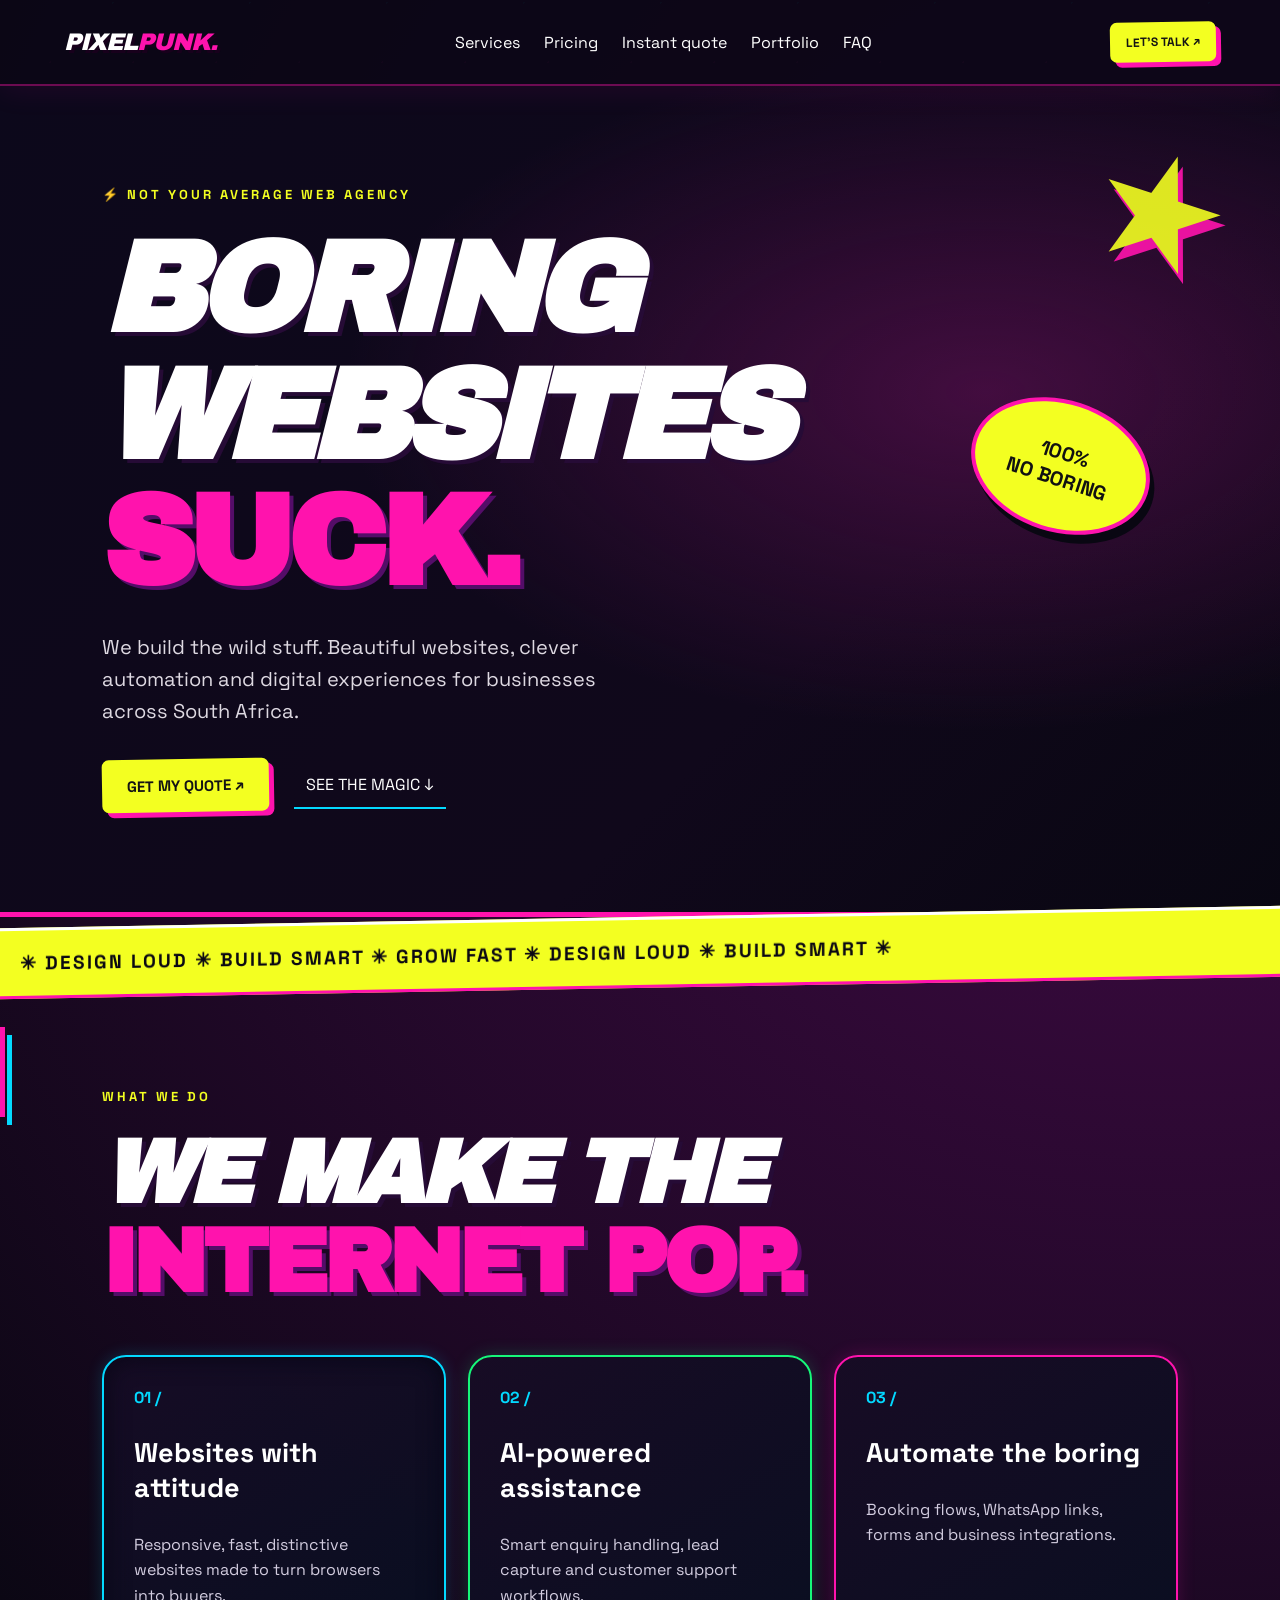
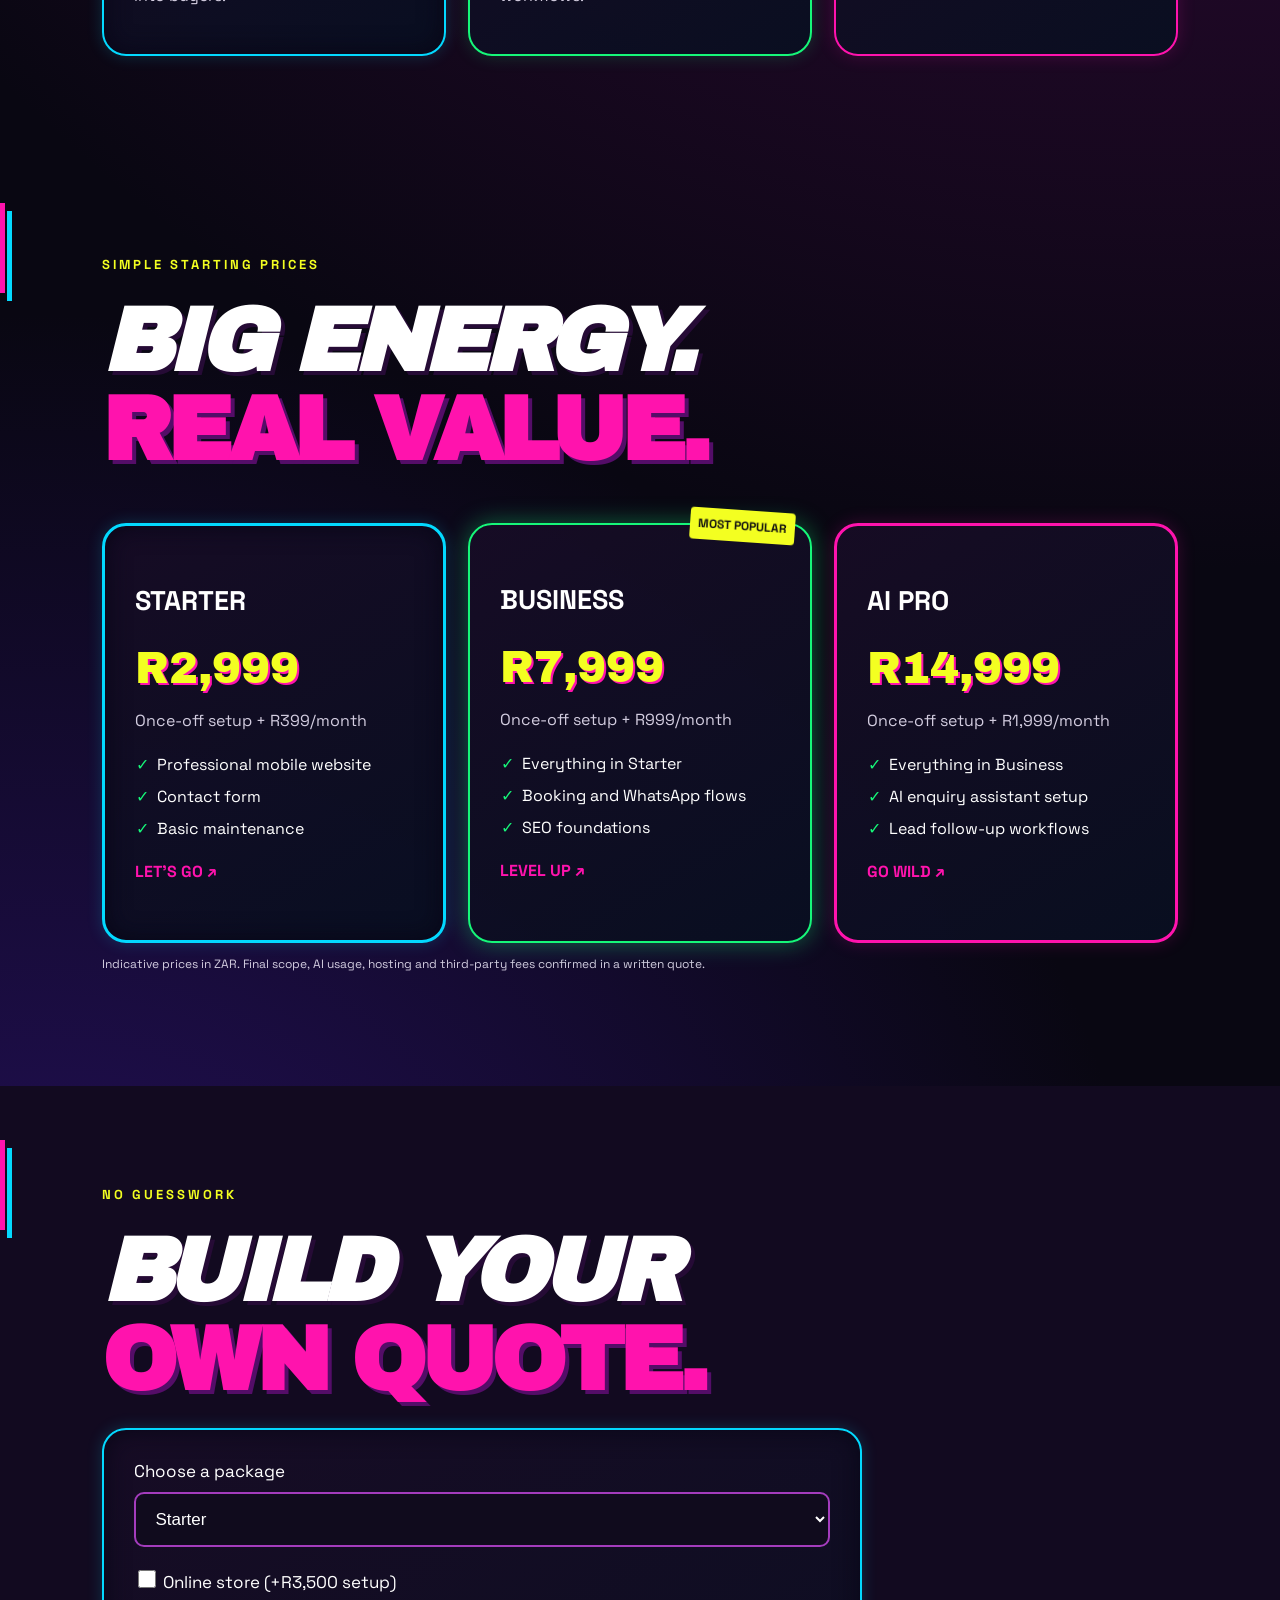
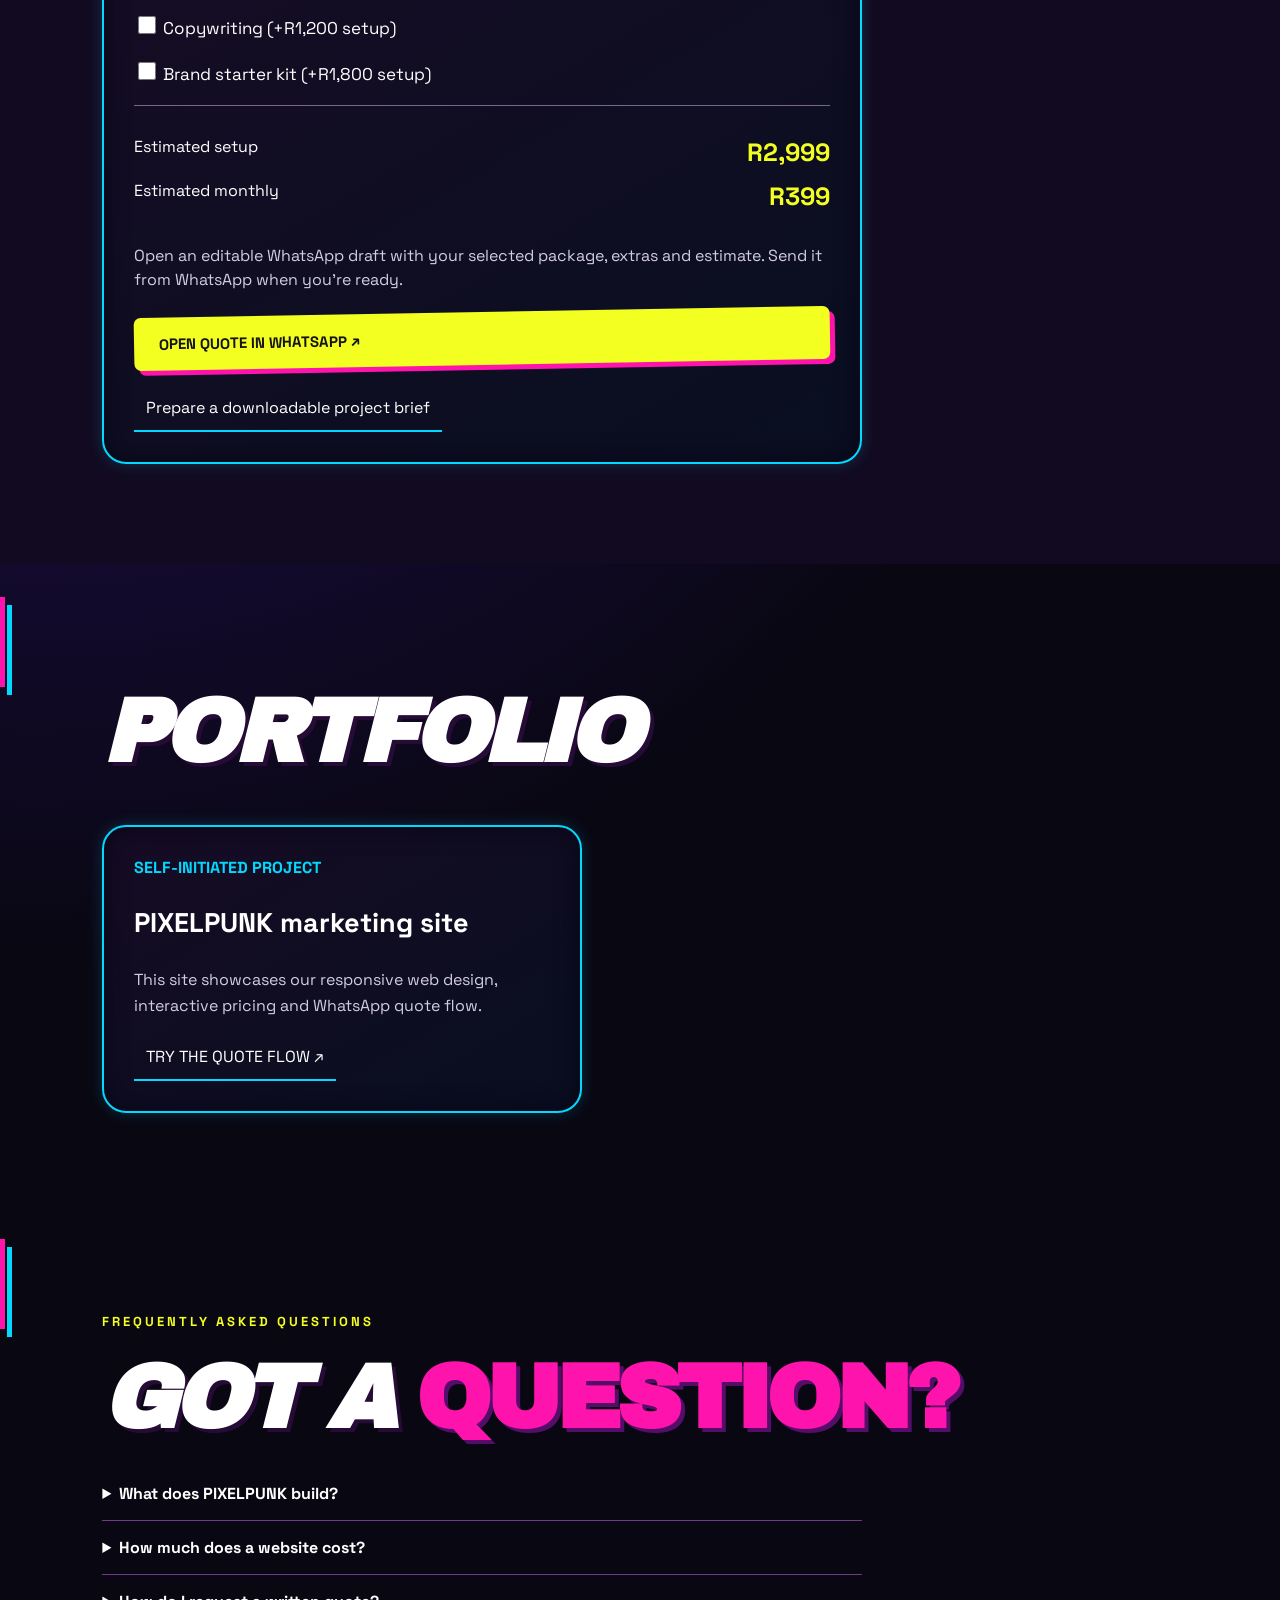
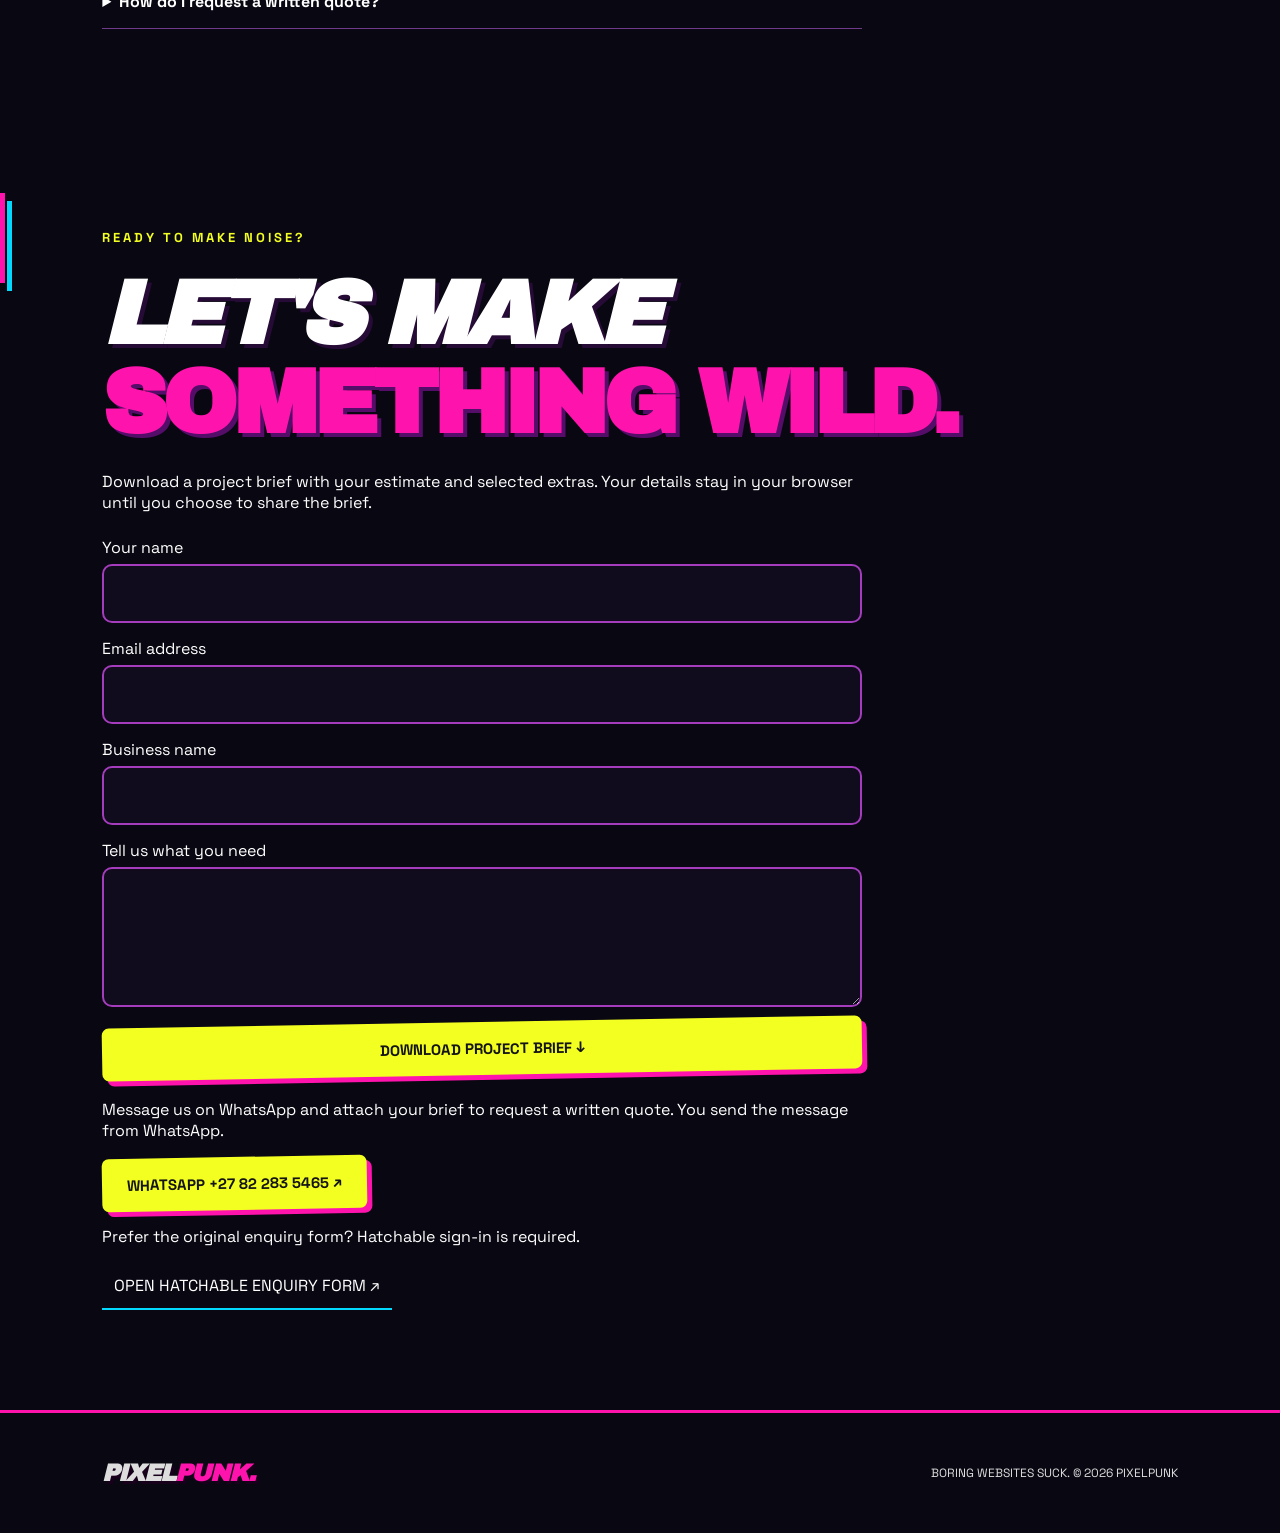
<file: site/index.html>
<!doctype html><html lang="en-ZA">
<head>
<meta charset="utf-8"><meta name="viewport" content="width=device-width,initial-scale=1"><meta name="description" content="PIXELPUNK builds responsive websites, booking flows and business automations for South African businesses. Compare ZAR pricing and request a quote on WhatsApp.">
<title>PIXELPUNK | Web Design &amp; Business Automation South Africa</title>
<link rel="canonical" href="https://steyngrove.github.io/pixelpunk/">
<meta property="og:type" content="website">
<meta property="og:locale" content="en_ZA">
<meta property="og:title" content="PIXELPUNK | Web Design &amp; Business Automation South Africa">
<meta property="og:description" content="Responsive websites, booking flows and smart automation for South African businesses. Get an estimate in rand.">
<meta property="og:url" content="https://steyngrove.github.io/pixelpunk/">
<meta property="og:image" content="https://steyngrove.github.io/pixelpunk/pixelpunk-share.jpg">
<meta property="og:image:secure_url" content="https://steyngrove.github.io/pixelpunk/pixelpunk-share.jpg">
<meta property="og:image:type" content="image/jpeg">
<meta property="og:image:width" content="1200">
<meta property="og:image:height" content="1200">
<meta property="og:image:alt" content="PIXELPUNK male monkey mascot. Boring Websites Suck! Let Your Business Work Smarter, Not Harder.">
<meta name="twitter:card" content="summary_large_image">
<meta name="twitter:title" content="PIXELPUNK | Boring Websites Suck!">
<meta name="twitter:description" content="Web design and AI automation. Let your business work smarter, not harder.">
<meta name="twitter:image" content="https://steyngrove.github.io/pixelpunk/pixelpunk-share.jpg">
<script type="application/ld+json">
{
  "@context": "https://schema.org",
  "@type": "Organization",
  "name": "PIXELPUNK",
  "url": "https://steyngrove.github.io/pixelpunk/",
  "description": "Web design and business automation for South African businesses.",
  "areaServed": {"@type": "Country", "name": "South Africa"},
  "contactPoint": {
    "@type": "ContactPoint",
    "contactType": "Sales enquiries via WhatsApp",
    "telephone": "+27822835465",
    "url": "https://wa.me/27822835465"
  }
}
</script><link rel="stylesheet" href="./style.css">
</head>
<body>
<header><a class="logo" href="./">PIXEL<span>PUNK.</span></a><nav><a href="#services">Services</a><a href="#pricing">Pricing</a><a href="#quote">Instant quote</a><a href="#work">Portfolio</a><a href="#help">FAQ</a></nav><a class="btn small" href="#contact">LET'S TALK ↗</a></header>
<main>
<section class="hero"><div class="eyebrow">⚡ NOT YOUR AVERAGE WEB AGENCY</div><h1>BORING<br>WEBSITES<br><em>SUCK.</em></h1><p>We build the wild stuff. Beautiful websites, clever automation and digital experiences for businesses across South Africa.</p><div class="actions"><a class="btn" href="#quote">GET MY QUOTE ↗</a><a class="outline" href="#services">SEE THE MAGIC ↓</a></div><div class="sticker">100%<br>NO BORING</div></section>
<section class="marquee">✳ DESIGN LOUD ✳ BUILD SMART ✳ GROW FAST ✳ DESIGN LOUD ✳ BUILD SMART ✳</section>
<section id="services"><div class="eyebrow">WHAT WE DO</div><h2>WE MAKE THE<br><em>INTERNET POP.</em></h2><div class="cards">
<article><b>01 /</b><h3>Websites with attitude</h3><p>Responsive, fast, distinctive websites made to turn browsers into buyers.</p></article>
<article><b>02 /</b><h3>AI-powered assistance</h3><p>Smart enquiry handling, lead capture and customer support workflows.</p></article>
<article><b>03 /</b><h3>Automate the boring</h3><p>Booking flows, WhatsApp links, forms and business integrations.</p></article></div></section>
<section id="pricing"><div class="eyebrow">SIMPLE STARTING PRICES</div><h2>BIG ENERGY.<br><em>REAL VALUE.</em></h2><div class="cards pricing">
<article><h3>STARTER</h3><div class="price">R2,999</div><p>Once-off setup + R399/month</p><ul><li>Professional mobile website</li><li>Contact form</li><li>Basic maintenance</li></ul><a href="#quote" data-package="0">LET'S GO ↗</a></article>
<article class="featured"><div class="flag">MOST POPULAR</div><h3>BUSINESS</h3><div class="price">R7,999</div><p>Once-off setup + R999/month</p><ul><li>Everything in Starter</li><li>Booking and WhatsApp flows</li><li>SEO foundations</li></ul><a href="#quote" data-package="1">LEVEL UP ↗</a></article>
<article><h3>AI PRO</h3><div class="price">R14,999</div><p>Once-off setup + R1,999/month</p><ul><li>Everything in Business</li><li>AI enquiry assistant setup</li><li>Lead follow-up workflows</li></ul><a href="#quote" data-package="2">GO WILD ↗</a></article></div><p class="fine">Indicative prices in ZAR. Final scope, AI usage, hosting and third-party fees confirmed in a written quote.</p></section>
<section id="quote"><div class="eyebrow">NO GUESSWORK</div><h2>BUILD YOUR<br><em>OWN QUOTE.</em></h2><div class="quote"><label>Choose a package<select id="package"><option value="0">Starter</option><option value="1">Business</option><option value="2">AI Pro</option></select></label><label><input type="checkbox" id="shop"> Online store (+R3,500 setup)</label><label><input type="checkbox" id="copy"> Copywriting (+R1,200 setup)</label><label><input type="checkbox" id="brand"> Brand starter kit (+R1,800 setup)</label><div class="total" aria-live="polite"><div>Estimated setup <strong id="setup">R2,999</strong></div><div>Estimated monthly <strong id="monthly">R399</strong></div></div><p id="quote-help">Open an editable WhatsApp draft with your selected package, extras and estimate. Send it from WhatsApp when you’re ready.</p>
<a class="btn" id="whatsapp-quote" href="https://wa.me/27822835465" aria-describedby="quote-help">OPEN QUOTE IN WHATSAPP ↗</a>
<a class="outline" href="#contact">Prepare a downloadable project brief</a>
<noscript>Enable JavaScript to include your selections in the WhatsApp draft.</noscript></div></section>
<section id="work">
<h2>PORTFOLIO</h2>
<div class="cards portfolio">
<article><b>SELF-INITIATED PROJECT</b><h3>PIXELPUNK marketing site</h3>
<p>This site showcases our responsive web design, interactive pricing and WhatsApp quote flow.</p>
<a class="outline" href="#quote">TRY THE QUOTE FLOW ↗</a></article>
</div>
</section>
<section id="help"><div class="eyebrow">FREQUENTLY ASKED QUESTIONS</div><h2>GOT A <em>QUESTION?</em></h2>
<div class="faq">
<details><summary>What does PIXELPUNK build?</summary><p>We build responsive websites, booking and WhatsApp flows, and AI-powered enquiry and follow-up workflows.</p></details>
<details><summary>How much does a website cost?</summary><p>See our <a href="#pricing">starting prices</a> and use the <a href="#quote">quote calculator</a> to estimate setup and monthly costs in ZAR. Final scope and fees are confirmed in a written quote.</p></details>
<details><summary>How do I request a written quote?</summary><p>Open your estimate from the <a href="#quote">quote calculator</a> in WhatsApp and send it when you’re ready. You can also download a <a href="#contact">project brief</a> and attach it.</p></details>
</div></section>
<section id="contact"><div class="eyebrow">READY TO MAKE NOISE?</div><h2>LET'S MAKE<br><em>SOMETHING WILD.</em></h2><p>Download a project brief with your estimate and selected extras. Your details stay in your browser until you choose to share the brief.</p>
<form id="lead">
<label>Your name<input name="name" autocomplete="name" required maxlength="120"></label>
<label>Email address<input name="email" type="email" autocomplete="email" required maxlength="200"></label>
<label>Business name<input name="business" autocomplete="organization" required maxlength="150"></label>
<label>Tell us what you need<textarea name="details" maxlength="3000" required></textarea></label>
<button class="btn" type="submit" disabled>DOWNLOAD PROJECT BRIEF ↓</button>
<noscript>Enable JavaScript to calculate your estimate and download your brief.</noscript>
</form>
<p>Message us on WhatsApp and attach your brief to request a written quote. You send the message from WhatsApp.</p>
<a class="btn" href="https://wa.me/27822835465">WHATSAPP +27 82 283 5465 ↗</a>
<p>Prefer the original enquiry form? Hatchable sign-in is required.</p>
<a class="outline" href="https://pixelpunk.hatchable.site/brief.html">OPEN HATCHABLE ENQUIRY FORM ↗</a></section></main>
<footer><strong>PIXEL<span>PUNK.</span></strong><p>BORING WEBSITES SUCK. © 2026 PIXELPUNK</p></footer>
<nav class="mobile-actions" aria-label="Quick contact">
<a href="#quote">Build a quote</a>
<a href="https://wa.me/27822835465">WhatsApp us ↗</a>
</nav>
<script src="./app.js"></script></body></html>
</file>
<file: site/style.css>
@import url('https://fonts.googleapis.com/css2?family=Space+Grotesk:wght@400;500;600;700&family=Archivo+Black&display=swap');:root{--dark:#111016;--lime:#e1ff42;--pink:#ff4dba;--muted:#bcb7c6}*{box-sizing:border-box}html{scroll-behavior:smooth}body{margin:0;background:var(--dark);color:#fff;font-family:'Space Grotesk',sans-serif}a{color:inherit;text-decoration:none}header{display:flex;align-items:center;justify-content:space-between;gap:20px;padding:22px 5%;border-bottom:1px solid #36323b}header nav{display:flex;gap:24px}header nav a:hover{color:var(--lime)}.logo,footer strong{font-family:'Archivo Black';font-size:24px;letter-spacing:-2px}.logo span,footer span{color:var(--pink)}.btn{display:inline-block;border:0;background:var(--lime);color:#141414;padding:17px 25px;font-family:inherit;font-size:15px;font-weight:700;cursor:pointer;transform:rotate(-1deg)}.btn:hover{background:var(--pink)}.small{font-size:12px;padding:12px 16px}.hero{min-height:690px;padding:100px 8%;position:relative;overflow:hidden;background:radial-gradient(ellipse at 85% 45%,#642057 0,transparent 42%)}.eyebrow{color:var(--lime);font-weight:700;letter-spacing:3px;font-size:13px}.hero h1,h2{font-family:'Archivo Black';font-weight:900;letter-spacing:-5px;line-height:.99;margin:24px 0;font-size:clamp(65px,11vw,155px)}em{color:var(--pink);font-style:normal}.hero p{max-width:540px;color:#ded9e2;font-size:20px;line-height:1.6}.actions{display:flex;gap:25px;align-items:center;margin-top:32px}.outline{border-bottom:2px solid var(--pink);padding:12px}.sticker{position:absolute;right:10%;top:38%;border-radius:50%;background:var(--lime);color:#111;font-weight:900;text-align:center;padding:36px;transform:rotate(18deg);font-size:20px}.marquee{background:var(--lime);color:#151515;font-weight:900;font-size:19px;padding:20px;overflow:hidden;white-space:nowrap;letter-spacing:2px}section:not(.hero):not(.marquee){padding:100px 8%}h2{font-size:clamp(48px,7vw,100px)}.cards{display:grid;grid-template-columns:repeat(3,1fr);gap:18px;margin-top:48px}.cards article{position:relative;background:#211d29;border:1px solid #4b4353;padding:32px;min-height:245px}.cards article b{color:var(--pink)}h3{font-size:27px}.cards p,.fine{color:var(--muted);line-height:1.6}.pricing article{min-height:410px}.pricing .featured{border:2px solid var(--lime)}.flag{position:absolute;top:-15px;right:15px;background:var(--lime);color:#111;padding:8px;font-weight:bold;font-size:12px}.price{font-family:'Archivo Black';font-size:38px;color:var(--lime)}ul{padding-left:22px;line-height:2}.pricing article a{color:var(--pink);font-weight:bold}.fine{font-size:12px}#quote{background:#1d1823}.quote{max-width:660px;display:grid;gap:20px;background:#2a2432;padding:32px;border:1px solid #57485f}.quote label{display:block;font-size:17px}.quote select{display:block;margin-top:10px;width:100%;padding:15px;background:#141019;color:white;border:1px solid #786884;font-size:17px}.quote input{accent-color:var(--lime);width:18px;height:18px}.total{border-top:1px solid #786884;padding-top:18px}.total div{display:flex;justify-content:space-between;margin:12px 0}.total strong{color:var(--lime);font-size:25px}form{max-width:680px;display:grid;gap:15px}form input,form textarea{background:#211c28;border:1px solid #5c5165;color:white;padding:17px;font:inherit;width:100%}form textarea{min-height:140px}#feedback{color:var(--lime)}footer{display:flex;align-items:center;justify-content:space-between;gap:20px;padding:40px 8%;border-top:1px solid #38313f;color:#ddd}footer p{font-size:12px}@media(max-width:800px){header nav{display:none}.hero{padding:90px 6%;min-height:620px}.sticker{top:45%;right:5%;padding:16px;font-size:12px;opacity:.8}.cards{grid-template-columns:1fr}section:not(.hero):not(.marquee){padding:65px 6%}h2,.hero h1{letter-spacing:-3px}footer{flex-direction:column;align-items:flex-start}}
/* PIXELPUNK poster identity — universal brand system */
:root{--dark:#090712;--lime:#f3ff21;--pink:#ff13ad;--cyan:#03d9ff;--purple:#ad35ff;--green:#16f779;--muted:#d3cde0;--panel:#100b1d;--stroke:#6e3a89}body{background:radial-gradient(circle at 92% 8%,#440a48 0,transparent 28%),radial-gradient(circle at 3% 48%,#25105e 0,transparent 32%),#090712;color:#fff;min-height:100vh}body:before{content:"";position:fixed;inset:0;z-index:-1;pointer-events:none;opacity:.28;background-image:radial-gradient(#ff15a4 1px,transparent 1px),radial-gradient(#08d9ff 1px,transparent 1px);background-size:83px 83px,137px 137px;background-position:9px 21px,44px 71px}header{background:#0a0715e8;border-bottom:2px solid #ff13ad66;box-shadow:0 5px 30px #ff13ad14;position:relative;z-index:2}.logo,footer strong{font-style:italic;text-shadow:3px 3px 0 #18001c;letter-spacing:-1px}.logo span,footer span{color:var(--pink)}.btn,button:not(.btn){border-radius:7px;box-shadow:5px 5px 0 #ff13ad;font-weight:900;transition:transform .2s,box-shadow .2s}.btn:hover,button:hover{transform:translate(-2px,-2px) rotate(-1deg);box-shadow:7px 7px 0 #03d9ff}.hero{background:radial-gradient(ellipse at 77% 37%,#64105799 0,transparent 46%),linear-gradient(135deg,#0c081b,#10081b 65%,#090712);border-bottom:5px solid var(--pink);min-height:600px}.hero:after{content:"★";position:absolute;right:4%;top:6%;font-size:clamp(70px,12vw,180px);line-height:1;color:var(--lime);transform:rotate(18deg);text-shadow:8px 8px 0 #ff13ad;opacity:.9;pointer-events:none}.hero h1,h2{font-style:italic;text-transform:uppercase;text-shadow:4px 4px 0 #260b36;letter-spacing:-.055em}.hero h1{font-size:clamp(62px,10vw,150px);position:relative;z-index:1}.hero em,h2 em{color:var(--pink);text-shadow:4px 4px 0 #540d68}.eyebrow{color:var(--lime);font-weight:900}.marquee{background:var(--lime);color:#090712;transform:skewY(-1deg);border-top:3px solid #fff;border-bottom:3px solid #ff13ad}.cards{gap:22px}.cards article,.quote,article.quote{background:linear-gradient(150deg,#170c25f5,#090f21f5);border:2px solid var(--cyan);border-radius:24px;box-shadow:0 0 16px #00d9ff30,inset 0 0 24px #080617;padding:30px;transition:transform .2s,box-shadow .2s}.cards article:nth-child(3n + 2){border-color:var(--green);box-shadow:0 0 18px #16f77930}.cards article:nth-child(3n){border-color:var(--pink);box-shadow:0 0 18px #ff13ad30}.cards article:hover{transform:translateY(-5px)}.cards article b{color:var(--cyan)}.cards article h3{font-weight:900;color:white}.pricing article{border-width:3px;min-height:420px}.pricing article.featured{border-color:var(--green);box-shadow:0 0 24px #16f77960}.pricing article .price{color:var(--lime);text-shadow:2px 2px 0 #ff13ad;font-size:clamp(35px,3.4vw,56px)}.pricing article ul{list-style:"✓  ";padding-left:22px}.pricing article li::marker{color:var(--green)}.flag{border-radius:4px;transform:rotate(4deg)}.sticker{background:var(--lime);border:4px solid #ff13ad;box-shadow:7px 7px 0 #090712}.outline{border-color:var(--cyan)}.quote,form{max-width:760px}input,textarea,select,form input,form textarea,.quote select{border:2px solid #a43cbd;background:#100b1d;color:#fff;border-radius:10px;outline-offset:3px}input:focus,textarea:focus,select:focus{outline:2px solid var(--cyan)}section:not(.hero):not(.marquee){position:relative}section:not(.hero):not(.marquee):before{content:"";position:absolute;left:0;top:5%;width:5px;height:90px;background:var(--pink);box-shadow:7px 8px 0 var(--cyan)}#quote{background:#120a20}footer{background:#090712;border-top:3px solid var(--pink)}.fine{color:#d3cde0}button{cursor:pointer}a:focus-visible,button:focus-visible{outline:3px solid var(--lime);outline-offset:3px}@media(max-width:800px){.hero:after{font-size:70px;right:1%;top:4%;opacity:.55}.cards article{border-radius:18px}.hero{min-height:570px}.hero h1{font-size:clamp(56px,12vw,90px)}.btn{max-width:100%}}@media(prefers-reduced-motion:reduce){*,*:before,*:after{scroll-behavior:auto!important;transition:none!important}}
.faq { max-width: 760px; }
.faq details { padding: 16px 0; border-bottom: 1px solid var(--stroke); }
.faq summary { cursor: pointer; font-weight: 700; }
.faq a { text-decoration: underline; }
#lead { margin: 24px 0; }
#lead input, #lead textarea { display: block; margin-top: 6px; }
#contact > p { max-width: 760px; }
#contact > .outline { display: inline-block; max-width: 100%; }
@media (max-width: 420px) {
  .hero h1 { font-size: clamp(40px, 13vw, 56px); }
  h2 { font-size: clamp(33px, 10vw, 48px); }
  .actions, .total div { flex-wrap: wrap; gap: 12px; }
  .sticker { top: 55%; }
}

#quote-help { margin: 0; color: var(--muted); line-height: 1.5; }
.quote .outline, .portfolio .outline { justify-self: start; display: inline-block; }
.portfolio { grid-template-columns: minmax(0, 480px); }
.mobile-actions { display: none; }

@media (max-width: 800px) {
  body { padding-bottom: calc(70px + env(safe-area-inset-bottom)); }
  .mobile-actions {
    position: fixed;
    z-index: 3;
    inset: auto 0 0;
    display: grid;
    grid-template-columns: 1fr 1fr;
    gap: 8px;
    padding: 8px 5% calc(8px + env(safe-area-inset-bottom));
    background: var(--dark);
    border-top: 2px solid var(--pink);
  }
  .mobile-actions a {
    display: grid;
    place-items: center;
    min-height: 44px;
    padding: 6px;
    text-align: center;
    font-weight: 700;
    border: 1px solid var(--pink);
    border-radius: 7px;
  }
  .mobile-actions a:last-child { background: var(--lime); color: var(--dark); }
  .quote label:has(input) { display: flex; align-items: center; gap: 8px; min-height: 44px; }
  .quote input { flex-shrink: 0; }
  .quote { gap: 12px; }
}

@media (min-width: 801px) and (max-width: 950px) {
  header nav { gap: 12px; }
}
</file>
